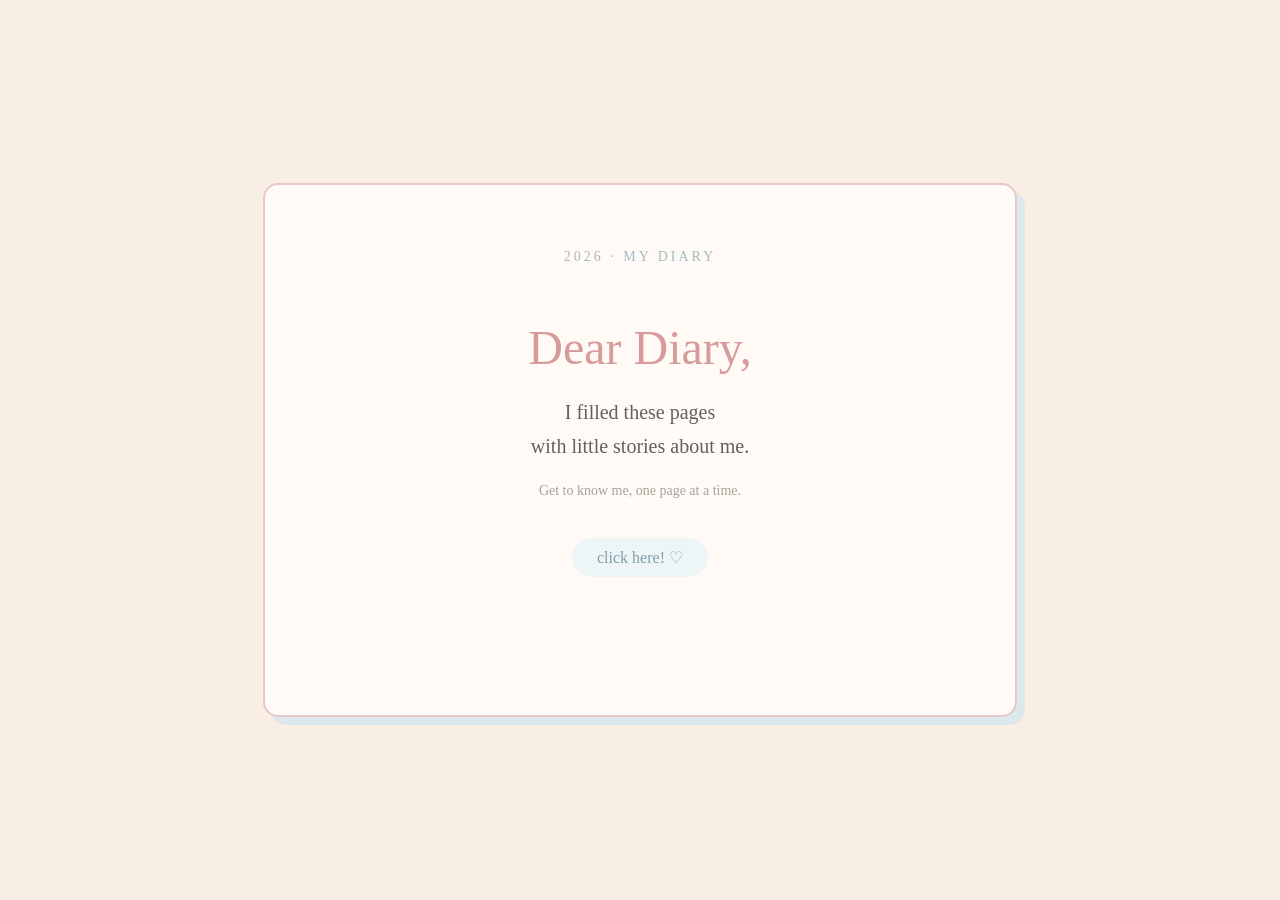
<file: index.html>
<!DOCTYPE html>
<html lang="en">

<head>
  <meta charset="UTF-8">
  <title>Jibin's Diary</title>
  <link rel="stylesheet" href="style.css">
</head>

<body>

  <div class="diary">

    <p class="date">2026 · MY DIARY</p>

    <h1>Dear Diary,</h1>

    <p class="message">
      I filled these pages<br>
      with little stories about me.
    </p>

    <p class="small-message">
      Get to know me, one page at a time.
    </p>

    <a href="about.html" class="click">click here! ♡</a>

  </div>

</body>

</html>
</file>
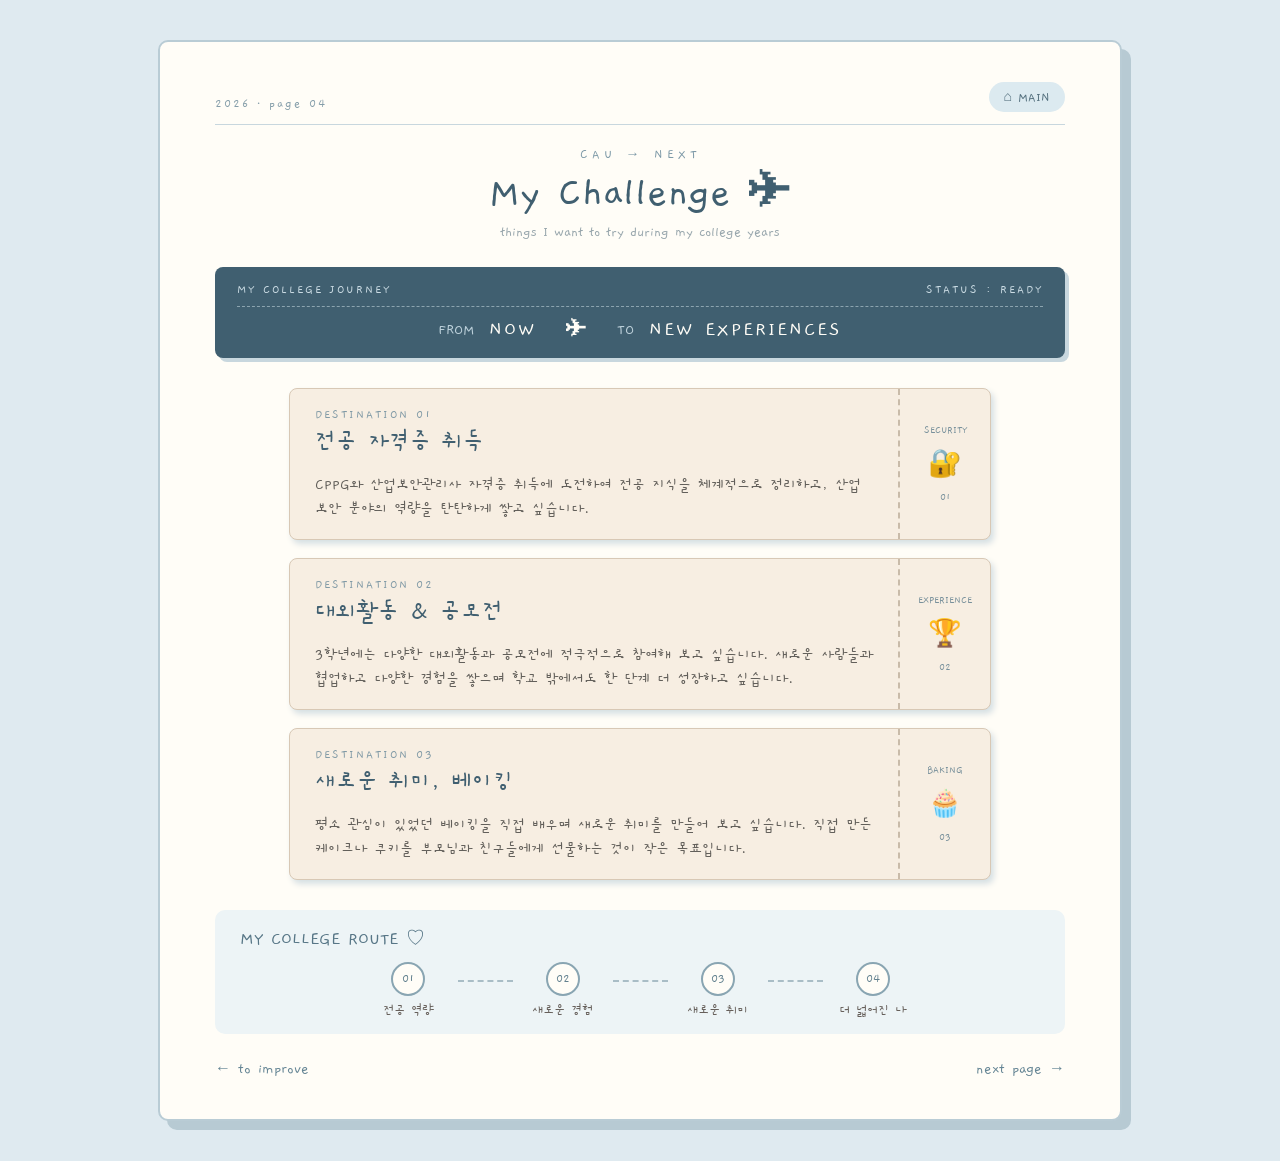
<file: challenge.html>
<!DOCTYPE html>
<html lang="ko">

<head>
  <meta charset="UTF-8">
  <title>My Challenge</title>

  <link href="https://fonts.googleapis.com/css2?family=Gaegu:wght@400;700&display=swap" rel="stylesheet">
  <link rel="stylesheet" href="challenge.css">
</head>

<body>

  <div class="travel-page">

    <!-- MAIN 버튼 -->
    <a href="about.html" class="main-button">⌂ MAIN</a>

    <p class="date">2026 · page 04</p>

    <!-- 제목 -->
    <div class="title-area">
      <p class="airport-code">CAU → NEXT</p>
      <h1>My Challenge ✈</h1>
      <p class="subtitle">things I want to try during my college years</p>
    </div>


    <!-- 출발 안내판 -->
    <div class="departure-board">

      <div class="board-top">
        <span>MY COLLEGE JOURNEY</span>
        <span>STATUS : READY</span>
      </div>

      <div class="board-content">
        <span>FROM</span>
        <strong>NOW</strong>

        <span class="plane">✈</span>

        <span>TO</span>
        <strong>NEW EXPERIENCES</strong>
      </div>

    </div>


    <!-- 도전 티켓 -->
    <div class="tickets">

      <!-- 첫 번째 도전 -->
      <div class="ticket">

        <div class="ticket-main">

          <p class="ticket-number">DESTINATION 01</p>

          <h2>전공 자격증 취득</h2>

          <p class="ticket-text">
            CPPG와 산업보안관리사 자격증 취득에 도전하여
            전공 지식을 체계적으로 정리하고,
            산업보안 분야의 역량을 탄탄하게 쌓고 싶습니다.
          </p>

        </div>

        <div class="ticket-side">
          <p>SECURITY</p>
          <span>🔐</span>
          <p>01</p>
        </div>

      </div>


      <!-- 두 번째 도전 -->
      <div class="ticket">

        <div class="ticket-main">

          <p class="ticket-number">DESTINATION 02</p>

          <h2>대외활동 & 공모전</h2>

          <p class="ticket-text">
            3학년에는 다양한 대외활동과 공모전에
            적극적으로 참여해 보고 싶습니다.
            새로운 사람들과 협업하고 다양한 경험을 쌓으며
            학교 밖에서도 한 단계 더 성장하고 싶습니다.
          </p>

        </div>

        <div class="ticket-side">
          <p>EXPERIENCE</p>
          <span>🏆</span>
          <p>02</p>
        </div>

      </div>


      <!-- 세 번째 도전 -->
      <div class="ticket">

        <div class="ticket-main">

          <p class="ticket-number">DESTINATION 03</p>

          <h2>새로운 취미, 베이킹</h2>

          <p class="ticket-text">
            평소 관심이 있었던 베이킹을 직접 배우며
            새로운 취미를 만들어 보고 싶습니다.
            직접 만든 케이크나 쿠키를
            부모님과 친구들에게 선물하는 것이 작은 목표입니다.
          </p>

        </div>

        <div class="ticket-side">
          <p>BAKING</p>
          <span>🧁</span>
          <p>03</p>
        </div>

      </div>

    </div>


    <!-- 나의 대학생활 루트 -->
    <div class="route">

      <p class="route-title">MY COLLEGE ROUTE ♡</p>

      <div class="route-line">

        <div class="route-point">
          <span>01</span>
          <p>전공 역량</p>
        </div>

        <div class="line"></div>

        <div class="route-point">
          <span>02</span>
          <p>새로운 경험</p>
        </div>

        <div class="line"></div>

        <div class="route-point">
          <span>03</span>
          <p>새로운 취미</p>
        </div>

        <div class="line"></div>

        <div class="route-point">
          <span>04</span>
          <p>더 넓어진 나</p>
        </div>

      </div>

    </div>


    <!-- 페이지 이동 -->
    <div class="navigation">

      <a href="improve.html">← to improve</a>

      <a href="future.html">next page →</a>

    </div>

  </div>

</body>

</html>
</file>
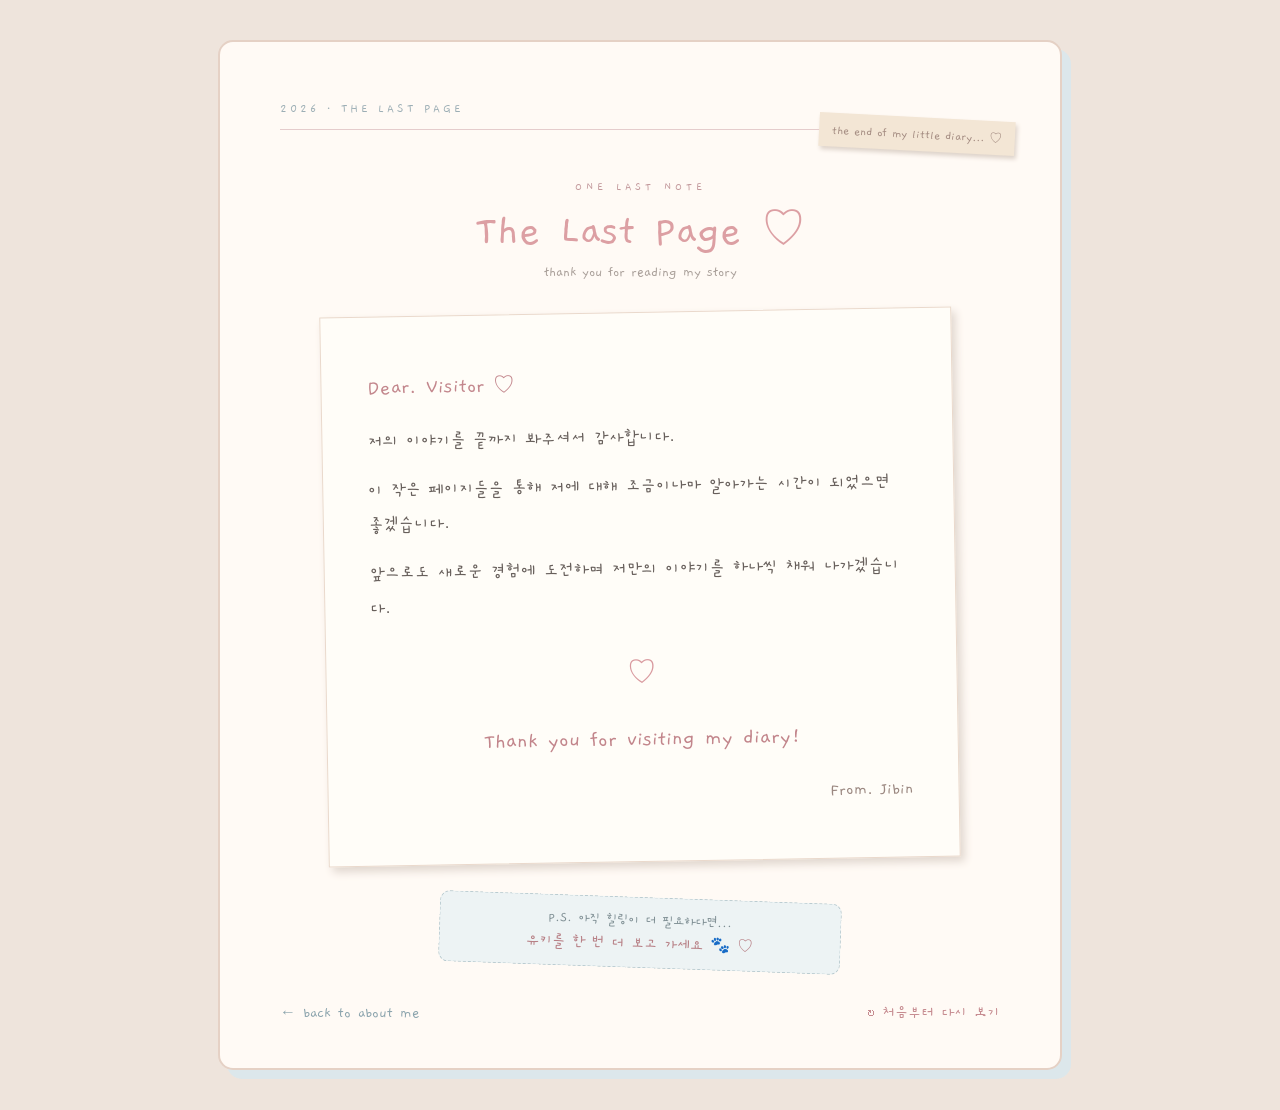
<file: ending.html>
<!DOCTYPE html>
<html lang="ko">

<head>
  <meta charset="UTF-8">

  <title>The Last Page</title>

  <link href="https://fonts.googleapis.com/css2?family=Gaegu:wght@400;700&display=swap" rel="stylesheet">

  <link rel="stylesheet" href="ending.css">
</head>

<body>

  <div class="ending-page">

    <p class="date">2026 · THE LAST PAGE</p>


    <!-- 작은 장식 -->
    <div class="little-note">
      the end of my little diary... ♡
    </div>


    <!-- 제목 -->
    <div class="title-area">

      <p class="small-title">ONE LAST NOTE</p>

      <h1>The Last Page ♡</h1>

      <p class="subtitle">
        thank you for reading my story
      </p>

    </div>


    <!-- 마지막 편지 -->
    <div class="letter">

      <p class="dear">
        Dear. Visitor ♡
      </p>

      <p>
        저의 이야기를 끝까지 봐주셔서 감사합니다.
      </p>

      <p>
        이 작은 페이지들을 통해 저에 대해 조금이나마
        알아가는 시간이 되었으면 좋겠습니다.
      </p>

      <p>
        앞으로도 새로운 경험에 도전하며
        저만의 이야기를 하나씩 채워 나가겠습니다.
      </p>


      <div class="heart">
        ♡
      </div>


      <p class="thank-you">
        Thank you for visiting my diary!
      </p>


      <p class="from">
        From. Jibin
      </p>

    </div>


    <!-- 작은 P.S. -->
    <div class="ps-note">

      <p>
        P.S. 아직 힐링이 더 필요하다면...
      </p>

      <a href="puppy.html">
        유키를 한 번 더 보고 가세요 🐾 ♡
      </a>

    </div>


    <!-- 처음으로 돌아가기 -->
    <div class="navigation">

      <a href="about.html">
        ← back to about me
      </a>

      <a href="index.html" class="restart">
        ↻ 처음부터 다시 보기
      </a>

    </div>

  </div>

</body>

</html>
</file>
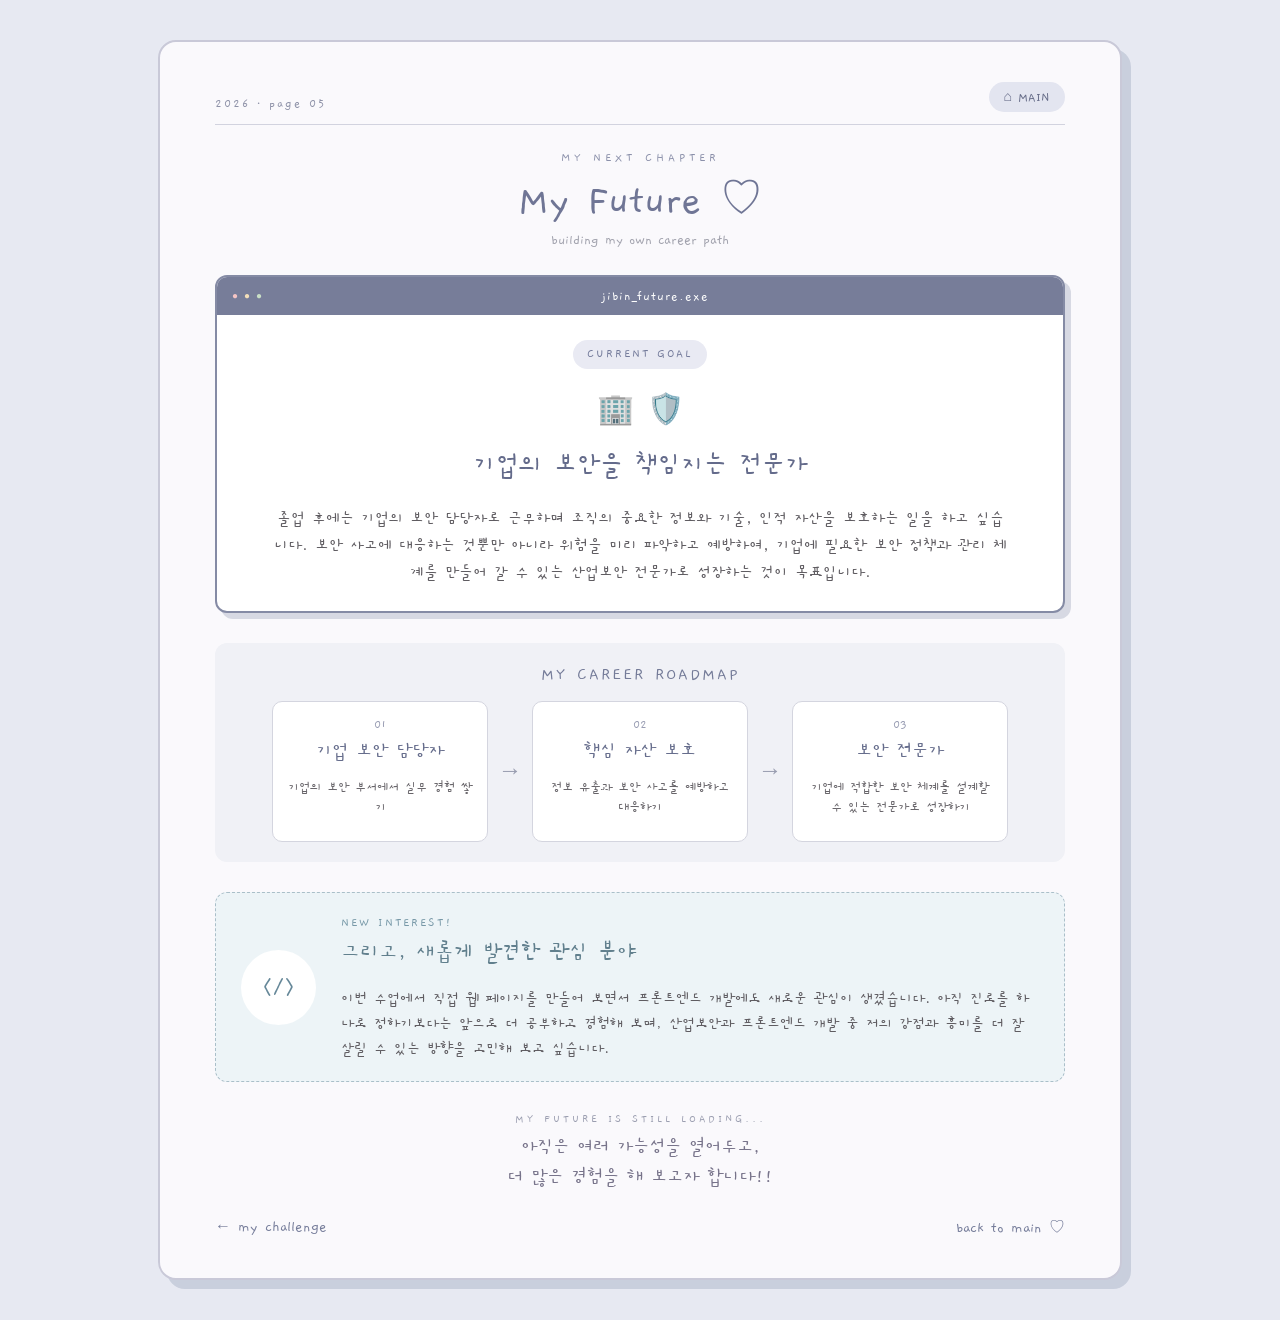
<file: future.html>
<!DOCTYPE html>
<html lang="ko">

<head>
  <meta charset="UTF-8">
  <title>My Future</title>

  <link href="https://fonts.googleapis.com/css2?family=Gaegu:wght@400;700&display=swap" rel="stylesheet">
  <link rel="stylesheet" href="future.css">
</head>

<body>

  <div class="future-page">

    <!-- MAIN 버튼 -->
    <a href="about.html" class="main-button">⌂ MAIN</a>

    <p class="date">2026 · page 05</p>


    <!-- 제목 -->
    <div class="title-area">

      <p class="small-title">MY NEXT CHAPTER</p>

      <h1>My Future ♡</h1>

      <p class="subtitle">
        building my own career path
      </p>

    </div>


    <!-- 컴퓨터 화면 -->
    <div class="career-screen">

      <!-- 화면 상단 -->
      <div class="screen-top">

        <div class="screen-buttons">
          <span>●</span>
          <span>●</span>
          <span>●</span>
        </div>

        <p>jibin_future.exe</p>

      </div>


      <!-- 현재 가장 큰 목표 -->
      <div class="career-main">

        <p class="career-label">CURRENT GOAL</p>

        <div class="career-icon">🏢 🛡️</div>

        <h2>기업의 보안을 책임지는 전문가</h2>

        <p>
          졸업 후에는 기업의 보안 담당자로 근무하며
          조직의 중요한 정보와 기술, 인적 자산을 보호하는 일을 하고 싶습니다.
          보안 사고에 대응하는 것뿐만 아니라 위험을 미리 파악하고 예방하여,
          기업에 필요한 보안 정책과 관리 체계를 만들어 갈 수 있는
          산업보안 전문가로 성장하는 것이 목표입니다.
        </p>

      </div>

    </div>


    <!-- Career Roadmap -->
    <div class="roadmap">

      <p class="roadmap-title">MY CAREER ROADMAP</p>

      <div class="roadmap-content">

        <div class="roadmap-box">
          <span>01</span>
          <h3>기업 보안 담당자</h3>
          <p>
            기업의 보안 부서에서
            실무 경험 쌓기
          </p>
        </div>

        <div class="arrow">→</div>

        <div class="roadmap-box">
          <span>02</span>
          <h3>핵심 자산 보호</h3>
          <p>
            정보 유출과 보안 사고를
            예방하고 대응하기
          </p>
        </div>

        <div class="arrow">→</div>

        <div class="roadmap-box">
          <span>03</span>
          <h3>보안 전문가</h3>
          <p>
            기업에 적합한 보안 체계를
            설계할 수 있는 전문가로 성장하기
          </p>
        </div>

      </div>

    </div>


    <!-- 새로운 관심 분야 -->
    <div class="new-path">

      <div class="code-icon">&lt;/&gt;</div>

      <div class="new-path-text">

        <p class="new-label">NEW INTEREST!</p>

        <h2>그리고, 새롭게 발견한 관심 분야</h2>

        <p>
          이번 수업에서 직접 웹 페이지를 만들어 보면서
          프론트엔드 개발에도 새로운 관심이 생겼습니다.
          아직 진로를 하나로 정하기보다는 앞으로 더 공부하고 경험해 보며,
          산업보안과 프론트엔드 개발 중 저의 강점과 흥미를
          더 잘 살릴 수 있는 방향을 고민해 보고 싶습니다.
        </p>

      </div>

    </div>


    <!-- 마지막 문구 -->
    <div class="ending">

      <p class="ending-small">MY FUTURE IS STILL LOADING...</p>

      <p class="ending-main">
        아직은 여러 가능성을 열어두고,<br>
        더 많은 경험을 해 보고자 합니다!!
      </p>

    </div>


    <!-- 페이지 이동 -->
    <div class="navigation">

      <a href="challenge.html">← my challenge</a>

      <a href="about.html">back to main ♡</a>

    </div>

  </div>

</body>

</html>
</file>
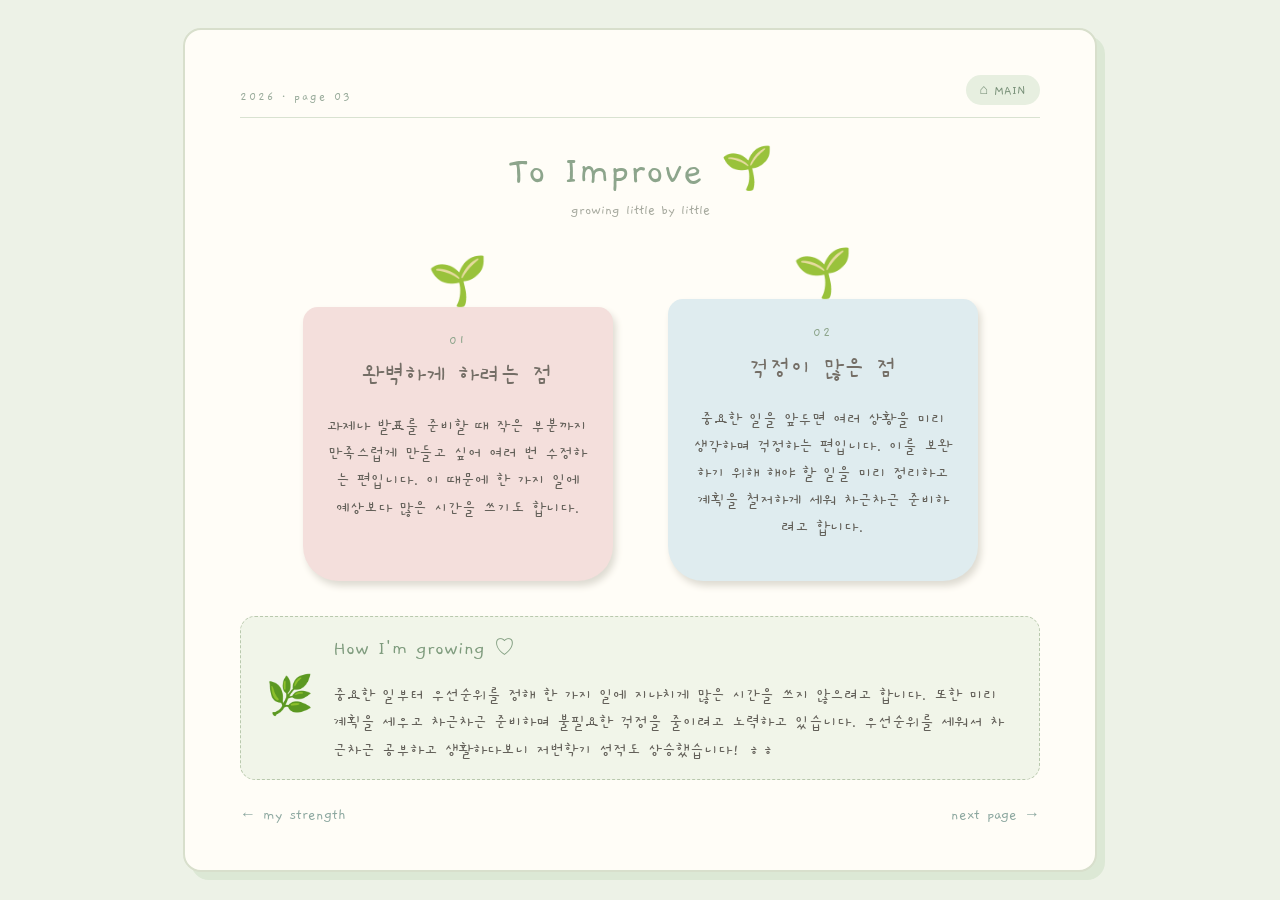
<file: improve.html>
<!DOCTYPE html>
<html lang="ko">

<head>
  <meta charset="UTF-8">
  <title>To Improve</title>

  <link href="https://fonts.googleapis.com/css2?family=Gaegu:wght@400;700&display=swap" rel="stylesheet">
  <link rel="stylesheet" href="improve.css">
</head>

<body>

  <div class="garden-page">

    <!-- MAIN 버튼 -->
    <a href="about.html" class="main-button">⌂ MAIN</a>

    <p class="date">2026 · page 03</p>

    <h1>To Improve 🌱</h1>
    <p class="subtitle">growing little by little</p>

    <!-- 성장 영역 -->
    <div class="garden">

      <!-- 첫 번째 개선점 -->
      <div class="plant">

        <div class="leaves">🌱</div>

        <div class="pot pink-pot">

          <p class="number">01</p>

          <h2>완벽하게 하려는 점</h2>

          <p>
            과제나 발표를 준비할 때
            작은 부분까지 만족스럽게 만들고 싶어
            여러 번 수정하는 편입니다.
            이 때문에 한 가지 일에
            예상보다 많은 시간을 쓰기도 합니다.
          </p>

        </div>

      </div>


      <!-- 두 번째 개선점 -->
      <div class="plant">

        <div class="leaves">🌱</div>

        <div class="pot blue-pot">

          <p class="number">02</p>

          <h2>걱정이 많은 점</h2>

          <p>
            중요한 일을 앞두면 여러 상황을
            미리 생각하며 걱정하는 편입니다.
            이를 보완하기 위해 해야 할 일을 미리 정리하고
            계획을 철저하게 세워
            차근차근 준비하려고 합니다.
          </p>

        </div>

      </div>

    </div>


    <!-- 성장하기 위한 노력 -->
    <div class="watering">

      <div class="water-icon">🌿</div>

      <div class="water-text">

        <p class="water-title">How I'm growing ♡</p>

        <p>
          중요한 일부터 우선순위를 정해 한 가지 일에
          지나치게 많은 시간을 쓰지 않으려고 합니다.
          또한 미리 계획을 세우고 차근차근 준비하며
          불필요한 걱정을 줄이려고 노력하고 있습니다.
          우선순위를 세워서 차근차근 공부하고 생활하다보니 
          저번학기 성적도 상승했습니다! ㅎㅎ
        </p>

      </div>

    </div>


    <!-- 페이지 이동 -->
    <div class="navigation">

      <a href="strength.html">← my strength</a>

      <a href="challenge.html">next page →</a>

    </div>

  </div>

</body>

</html>
</file>
<file: style.css>
body {
  margin: 0;
  height: 100vh;
  background-color: #f8eee4;
  font-family: Georgia, serif;

  display: flex;
  justify-content: center;
  align-items: center;
}

.diary {
  width: 650px;
  height: 430px;

  background-color: #fffaf5;
  border: 2px solid #e7c8c8;
  border-radius: 15px;

  text-align: center;
  padding: 50px;

  box-shadow: 8px 8px 0px #dce8ee;
}

.date {
  color: #a5b9c4;
  font-size: 14px;
  letter-spacing: 3px;
}

h1 {
  margin-top: 55px;
  margin-bottom: 20px;

  color: #d79b9b;
  font-family: "Segoe Print", cursive;
  font-size: 48px;
  font-weight: normal;
}

.message {
  color: #665f5a;
  font-family: "Segoe Print", cursive;
  font-size: 20px;
  line-height: 1.7;
}

.small-message {
  color: #aaa09a;
  font-family: "Segoe Print", cursive;
  font-size: 14px;
  margin-top: 20px;
}

.click {
  display: inline-block;
  margin-top: 25px;
  padding: 10px 25px;

  color: #819da9;
  font-family: "Segoe Print", cursive;
  text-decoration: none;

  background-color: #edf5f7;
  border-radius: 20px;
}

.click:hover {
  background-color: #f8e4e4;
}
</file>
<file: challenge.css>
body {
  margin: 0;
  min-height: 100vh;

  background-color: #dfeaf0;
  font-family: "Gaegu", cursive;

  display: flex;
  justify-content: center;
  align-items: center;

  padding: 40px 0;
}


/* 전체 페이지 */

.travel-page {
  width: 850px;

  background-color: #fffdf7;

  border: 2px solid #b9ccd5;
  border-radius: 10px;

  padding: 40px 55px;

  box-shadow: 9px 9px 0px #b7cad3;
}


/* MAIN 버튼 */

.main-button {
  float: right;

  padding: 6px 15px;

  background-color: #dceaf0;
  border-radius: 15px;

  color: #536f7d;

  font-size: 14px;
  text-decoration: none;
}

.main-button:hover {
  background-color: #f3dddd;
  color: #b37f83;
}


/* 날짜 */

.date {
  color: #849da9;

  font-size: 13px;
  letter-spacing: 2px;

  border-bottom: 1px solid #c8d7de;

  padding-bottom: 12px;
}


/* 제목 */

.title-area {
  text-align: center;

  margin-top: 20px;
  margin-bottom: 25px;
}

.airport-code {
  color: #7d99a7;

  font-size: 14px;
  letter-spacing: 4px;

  margin-bottom: 3px;
}

h1 {
  color: #405f70;

  font-size: 43px;
  font-weight: normal;

  margin-top: 0;
  margin-bottom: 0;
}

.subtitle {
  color: #99a7ad;

  font-size: 15px;

  margin-top: 3px;
}


/* 출발 안내판 */

.departure-board {
  background-color: #405f70;

  color: #fffdf7;

  border-radius: 8px;

  padding: 15px 22px;

  margin-bottom: 30px;

  box-shadow: 4px 4px 0px #c8d7de;
}

.board-top {
  display: flex;
  justify-content: space-between;

  color: #cbdce4;

  font-size: 13px;
  letter-spacing: 2px;

  border-bottom: 1px dashed #8ca4af;

  padding-bottom: 8px;
}

.board-content {
  display: flex;
  justify-content: center;
  align-items: center;

  gap: 15px;

  padding-top: 10px;

  font-size: 16px;
}

.board-content span {
  color: #bcd0da;
}

.board-content strong {
  font-size: 21px;
  font-weight: normal;

  letter-spacing: 2px;
}

.board-content .plane {
  color: #fffdf7;

  font-size: 21px;

  margin: 0 15px;
}


/* 티켓 전체 영역 */

.tickets {
  display: flex;
  flex-direction: column;

  align-items: center;

  gap: 18px;
}


/* 개별 티켓 */

.ticket {
  width: 700px;
  min-height: 150px;

  display: flex;

  background-color: #f7eee2;

  border: 1px solid #d8c8b5;
  border-radius: 8px;

  box-shadow: 3px 4px 6px #d5dfe3;
}

.ticket-main {
  flex: 1;

  padding: 18px 25px;
}

.ticket-number {
  color: #819aa6;

  font-size: 13px;
  letter-spacing: 2px;

  margin-top: 0;
  margin-bottom: 3px;
}

.ticket h2 {
  color: #405f70;

  font-size: 25px;
  font-weight: normal;

  margin-top: 3px;
  margin-bottom: 7px;
}

.ticket-text {
  color: #625f5a;

  font-size: 16px;
  line-height: 1.5;

  margin-bottom: 0;
}


/* 티켓 오른쪽 */

.ticket-side {
  width: 90px;

  border-left: 2px dashed #c9bba9;

  display: flex;
  flex-direction: column;

  justify-content: center;
  align-items: center;

  color: #78909b;
}

.ticket-side p {
  font-size: 11px;

  margin: 5px 0;
}

.ticket-side span {
  font-size: 27px;

  margin: 4px 0;
}


/* 대학생활 루트 */

.route {
  margin-top: 30px;

  padding: 15px 25px;

  background-color: #edf4f6;

  border-radius: 10px;
}

.route-title {
  color: #577686;

  font-size: 19px;

  margin-top: 0;
  margin-bottom: 10px;
}

.route-line {
  display: flex;

  justify-content: center;
  align-items: center;
}

.route-point {
  text-align: center;

  min-width: 100px;
}

.route-point span {
  display: inline-flex;

  width: 30px;
  height: 30px;

  justify-content: center;
  align-items: center;

  background-color: #fffdf7;

  border: 2px solid #89a5b2;
  border-radius: 50%;

  color: #607f8d;

  font-size: 13px;
}

.route-point p {
  color: #665f5a;

  font-size: 14px;

  margin-top: 5px;
  margin-bottom: 0;
}

.line {
  width: 55px;

  border-top: 2px dashed #a9bdc6;

  margin-bottom: 20px;
}


/* 페이지 이동 */

.navigation {
  display: flex;
  justify-content: space-between;

  margin-top: 25px;
}

.navigation a {
  color: #668695;

  text-decoration: none;

  font-size: 16px;
}

.navigation a:hover {
  color: #d09699;
}
</file>
<file: ending.css>
body {
  margin: 0;
  min-height: 100vh;

  background-color: #eee4dc;

  font-family: "Gaegu", cursive;

  display: flex;
  justify-content: center;
  align-items: center;

  padding: 40px 0;
}


/* 전체 마지막 페이지 */

.ending-page {
  width: 720px;

  background-color: #fffaf5;

  border: 2px solid #e5d1c5;
  border-radius: 15px;

  padding: 45px 60px;

  box-shadow: 9px 9px 0px #dce7eb;

  position: relative;
}


/* 날짜 */

.date {
  color: #9caeb5;

  font-size: 13px;
  letter-spacing: 3px;

  border-bottom: 1px solid #e5cccc;

  padding-bottom: 12px;
}


/* 오른쪽 위 작은 메모 */

.little-note {
  position: absolute;

  right: 45px;
  top: 75px;

  background-color: #f3e6d5;

  color: #a38b80;

  padding: 8px 13px;

  font-size: 13px;

  transform: rotate(3deg);

  box-shadow: 2px 3px 4px #ded3ca;
}


/* 제목 */

.title-area {
  text-align: center;

  margin-top: 50px;
  margin-bottom: 30px;
}

.small-title {
  color: #c3999c;

  font-size: 12px;
  letter-spacing: 4px;

  margin-bottom: 3px;
}

h1 {
  color: #dc9fa3;

  font-size: 45px;
  font-weight: normal;

  margin-top: 0;
  margin-bottom: 0;
}

.subtitle {
  color: #aaa09a;

  font-size: 15px;

  margin-top: 3px;
}


/* 편지 */

.letter {
  width: 540px;

  margin: 0 auto;

  background-color: #fffdf8;

  border: 1px solid #ead9cc;

  padding: 35px 45px;

  color: #675f5b;

  font-size: 18px;
  line-height: 1.9;

  box-shadow: 4px 5px 8px #e1d7cf;

  transform: rotate(-1deg);
}

.dear {
  color: #c3878d;

  font-size: 22px;

  margin-top: 0;
  margin-bottom: 25px;
}

.letter p {
  margin-top: 15px;
  margin-bottom: 15px;
}


/* 가운데 하트 */

.heart {
  text-align: center;

  color: #d99a9f;

  font-size: 30px;

  margin-top: 25px;
  margin-bottom: 15px;
}


/* 영어 감사 문구 */

.thank-you {
  text-align: center;

  color: #c2858b;

  font-size: 23px;
}


/* From Jibin */

.from {
  text-align: right;

  color: #9b8881;

  font-size: 18px;

  margin-top: 25px;
}


/* P.S. 유키 */

.ps-note {
  width: 360px;

  margin: 35px auto 0 auto;

  background-color: #edf3f4;

  border: 1px dashed #b9cbd0;
  border-radius: 10px;

  padding: 13px 20px;

  text-align: center;

  transform: rotate(2deg);
}

.ps-note p {
  color: #7e8e93;

  font-size: 14px;

  margin-top: 0;
  margin-bottom: 4px;
}

.ps-note a {
  color: #b77f85;

  font-size: 16px;

  text-decoration: none;
}

.ps-note a:hover {
  color: #7896a0;
}


/* 페이지 이동 */

.navigation {
  display: flex;
  justify-content: space-between;

  margin-top: 35px;
}

.navigation a {
  color: #8da5ae;

  font-size: 16px;

  text-decoration: none;
}

.navigation a:hover {
  color: #d18f95;
}


/* 처음부터 다시 보기 */

.navigation .restart {
  color: #c68b90;
}
</file>
<file: future.css>
body {
  margin: 0;
  min-height: 100vh;

  background-color: #e7e9f2;
  font-family: "Gaegu", cursive;

  display: flex;
  justify-content: center;
  align-items: center;

  padding: 40px 0;
}


/* 전체 페이지 */

.future-page {
  width: 850px;

  background-color: #faf9fc;

  border: 2px solid #c9c9d8;
  border-radius: 18px;

  padding: 40px 55px;

  box-shadow: 9px 9px 0px #c9cfdd;
}


/* MAIN 버튼 */

.main-button {
  float: right;

  padding: 6px 15px;

  background-color: #e3e5f0;
  border-radius: 15px;

  color: #656b87;

  font-size: 14px;
  text-decoration: none;
}

.main-button:hover {
  background-color: #f2dfe5;
  color: #b27f8c;
}


/* 날짜 */

.date {
  color: #8d91a7;

  font-size: 13px;
  letter-spacing: 2px;

  border-bottom: 1px solid #d2d3df;

  padding-bottom: 12px;
}


/* 제목 */

.title-area {
  text-align: center;

  margin-top: 25px;
  margin-bottom: 25px;
}

.small-title {
  color: #8b90aa;

  font-size: 13px;
  letter-spacing: 4px;

  margin-bottom: 3px;
}

h1 {
  color: #6f7595;

  font-size: 43px;
  font-weight: normal;

  margin-top: 0;
  margin-bottom: 0;
}

.subtitle {
  color: #a2a3ae;

  font-size: 15px;

  margin-top: 3px;
}


/* 컴퓨터 화면 */

.career-screen {
  background-color: #ffffff;

  border: 2px solid #858ba5;
  border-radius: 12px;

  overflow: hidden;

  box-shadow: 6px 6px 0px #d7d9e3;
}


/* 화면 상단 */

.screen-top {
  height: 38px;

  background-color: #777d99;

  display: flex;
  align-items: center;

  color: white;

  padding: 0 15px;
}

.screen-top p {
  margin: auto;

  font-size: 14px;
  letter-spacing: 1px;
}

.screen-buttons {
  display: flex;

  gap: 6px;

  font-size: 10px;
}

.screen-buttons span:nth-child(1) {
  color: #f4c4c4;
}

.screen-buttons span:nth-child(2) {
  color: #f3dfb9;
}

.screen-buttons span:nth-child(3) {
  color: #c9dfc6;
}


/* 커리어 목표 */

.career-main {
  text-align: center;

  padding: 25px 55px;

  color: #5f5c61;

  line-height: 1.6;
}

.career-label {
  display: inline-block;

  background-color: #e9eaf3;

  color: #747b9b;

  border-radius: 15px;

  padding: 4px 14px;

  font-size: 13px;
  letter-spacing: 2px;

  margin-top: 0;
}

.career-icon {
  font-size: 30px;

  margin-top: 5px;
}

.career-main h2 {
  color: #646b8b;

  font-size: 28px;
  font-weight: normal;

  margin-top: 8px;
  margin-bottom: 8px;
}

.career-main p:last-child {
  font-size: 17px;

  margin-bottom: 0;
}


/* 커리어 로드맵 */

.roadmap {
  margin-top: 30px;

  background-color: #f0f1f6;

  border-radius: 12px;

  padding: 20px 25px;
}

.roadmap-title {
  text-align: center;

  color: #747b98;

  font-size: 18px;
  letter-spacing: 2px;

  margin-top: 0;
  margin-bottom: 15px;
}

.roadmap-content {
  display: flex;

  justify-content: center;
  align-items: center;
}

.roadmap-box {
  width: 190px;
  min-height: 115px;

  background-color: white;

  border: 1px solid #d4d5df;
  border-radius: 10px;

  text-align: center;

  padding: 12px;
}

.roadmap-box span {
  color: #999db3;

  font-size: 13px;
}

.roadmap-box h3 {
  color: #666d8c;

  font-size: 20px;
  font-weight: normal;

  margin: 5px 0;
}

.roadmap-box p {
  color: #68656a;

  font-size: 14px;
  line-height: 1.4;

  margin-bottom: 0;
}

.arrow {
  color: #999db0;

  font-size: 24px;

  margin: 0 10px;
}


/* 새롭게 관심이 생긴 분야 */

.new-path {
  margin-top: 30px;

  background-color: #edf4f7;

  border: 1px dashed #aabfc9;
  border-radius: 12px;

  padding: 20px 25px;

  display: flex;
  align-items: center;

  gap: 25px;
}

.code-icon {
  width: 75px;
  height: 75px;

  background-color: #ffffff;

  border-radius: 50%;

  display: flex;
  justify-content: center;
  align-items: center;

  color: #668899;

  font-size: 24px;
}

.new-path-text {
  flex: 1;

  color: #5f5c61;

  font-size: 16px;
  line-height: 1.55;
}

.new-label {
  color: #7798a7;

  font-size: 13px;
  letter-spacing: 2px;

  margin-top: 0;
  margin-bottom: 2px;
}

.new-path h2 {
  color: #617f8d;

  font-size: 23px;
  font-weight: normal;

  margin-top: 2px;
  margin-bottom: 5px;
}

.new-path-text p:last-child {
  margin-bottom: 0;
}


/* 마지막 문구 */

.ending {
  text-align: center;

  margin-top: 30px;
}

.ending-small {
  color: #9b9eb0;

  font-size: 12px;
  letter-spacing: 3px;

  margin-bottom: 5px;
}

.ending-main {
  color: #77738a;

  font-size: 20px;
  line-height: 1.5;

  margin-top: 0;
}


/* 페이지 이동 */

.navigation {
  display: flex;
  justify-content: space-between;

  margin-top: 25px;
}

.navigation a {
  color: #777e9b;

  text-decoration: none;

  font-size: 16px;
}

.navigation a:hover {
  color: #cf929f;
}
</file>
<file: improve.css>
body {
  margin: 0;
  min-height: 100vh;

  background-color: #edf2e7;

  font-family: "Gaegu", cursive;

  display: flex;
  justify-content: center;
  align-items: center;
}

.garden-page {
  width: 800px;
  min-height: 620px;

  background-color: #fffdf7;

  border: 2px solid #d8dfcc;
  border-radius: 18px;

  padding: 45px 55px;

  box-shadow: 8px 8px 0px #dce8d5;
}


/* MAIN 버튼 */

.main-button {
  float: right;

  padding: 6px 14px;

  background-color: #e7efe0;
  border-radius: 15px;

  color: #789078;

  font-size: 14px;
  text-decoration: none;
}

.main-button:hover {
  background-color: #f4dfdc;
  color: #b9858a;
}


.date {
  color: #98aa9a;

  font-size: 13px;
  letter-spacing: 2px;

  border-bottom: 1px solid #d9e2d1;
  padding-bottom: 12px;
}

h1 {
  text-align: center;

  color: #8da58c;

  font-size: 42px;
  font-weight: normal;

  margin-top: 25px;
  margin-bottom: 3px;
}

.subtitle {
  text-align: center;

  color: #a7aa9f;

  font-size: 15px;

  margin-top: 0;
  margin-bottom: 25px;
}


/* 정원 */

.garden {
  display: flex;

  justify-content: center;
  align-items: flex-end;

  gap: 55px;
}


/* 식물 */

.plant {
  width: 310px;

  text-align: center;
}

.leaves {
  font-size: 48px;

  margin-bottom: -8px;
}


/* 화분 */

.pot {
  min-height: 230px;

  padding: 22px 25px;

  border-radius: 15px 15px 35px 35px;

  color: #625f58;

  font-size: 17px;
  line-height: 1.6;

  box-shadow: 3px 5px 7px #dedbd2;
}

.pink-pot {
  background-color: #f4dfdc;
}

.blue-pot {
  background-color: #dfecef;
}

.number {
  color: #8da58c;

  font-size: 14px;
  letter-spacing: 2px;

  margin-top: 0;
  margin-bottom: 3px;
}

.pot h2 {
  color: #746e66;

  font-size: 25px;
  font-weight: normal;

  margin-top: 5px;
  margin-bottom: 10px;
}


/* 성장 방법 */

.watering {
  margin-top: 35px;

  background-color: #f1f5e9;

  border: 1px dashed #b9c9ad;
  border-radius: 15px;

  padding: 15px 25px;

  display: flex;
  align-items: center;

  gap: 20px;
}

.water-icon {
  font-size: 38px;
}

.water-text {
  color: #625f58;

  font-size: 17px;
  line-height: 1.6;
}

.water-title {
  color: #7e9b7d;

  font-size: 21px;

  margin-top: 0;
  margin-bottom: 3px;
}

.water-text p:last-child {
  margin-bottom: 0;
}


/* 페이지 이동 */

.navigation {
  display: flex;
  justify-content: space-between;

  margin-top: 25px;
}

.navigation a {
  color: #8da8a0;

  text-decoration: none;
  font-size: 16px;
}

.navigation a:hover {
  color: #d49b9b;
}
</file>
